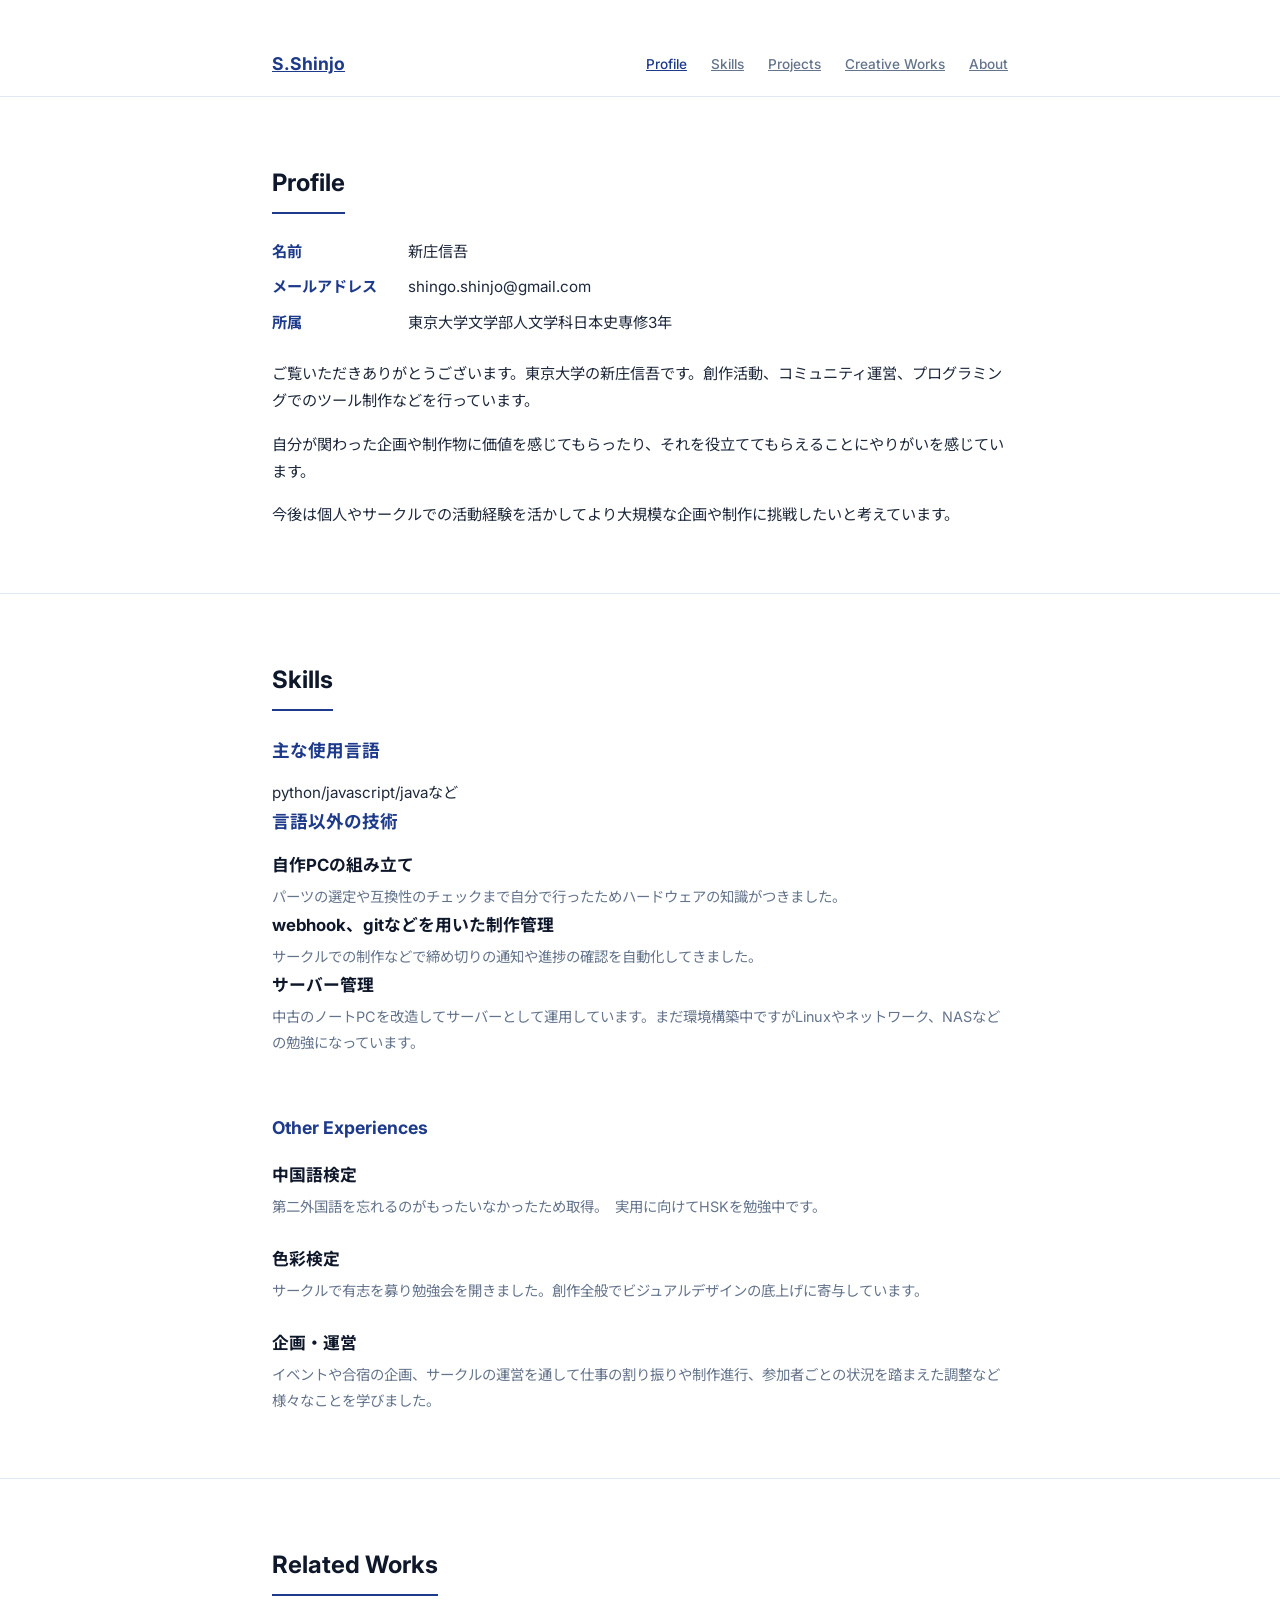
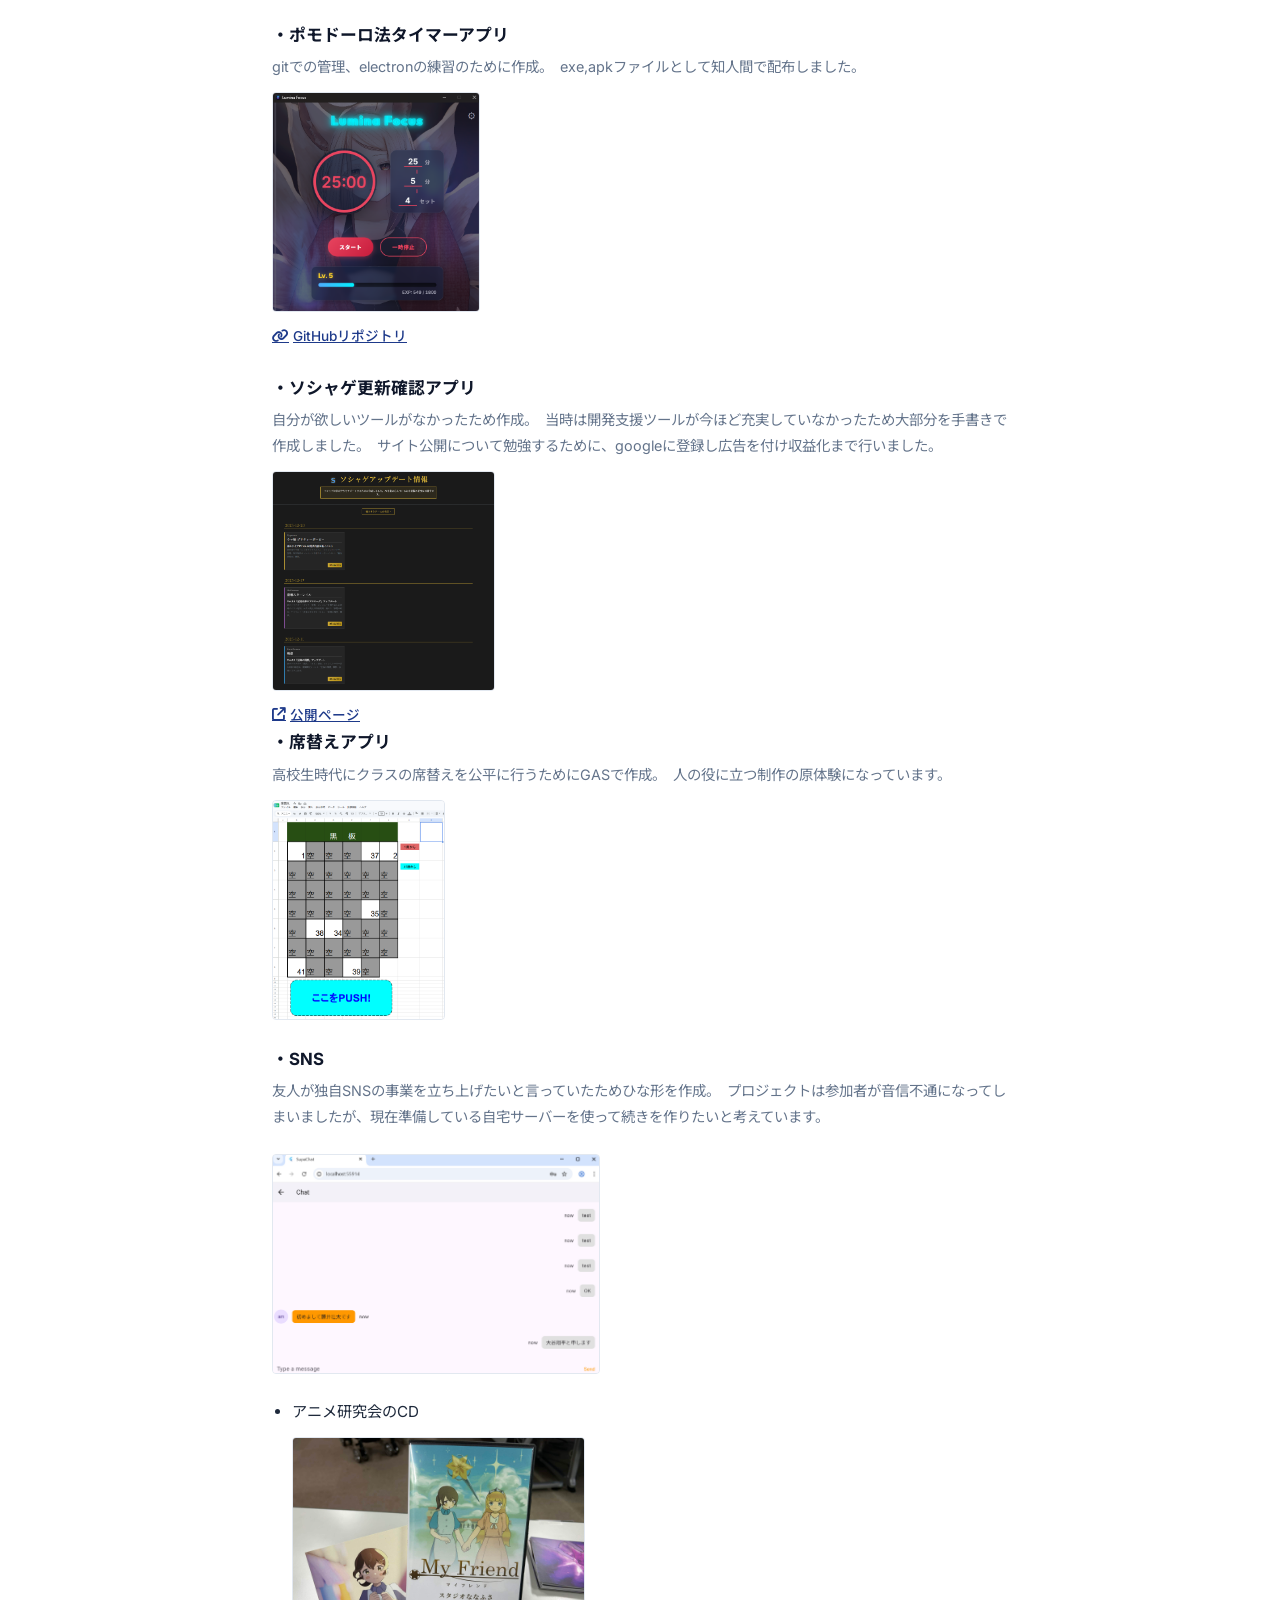
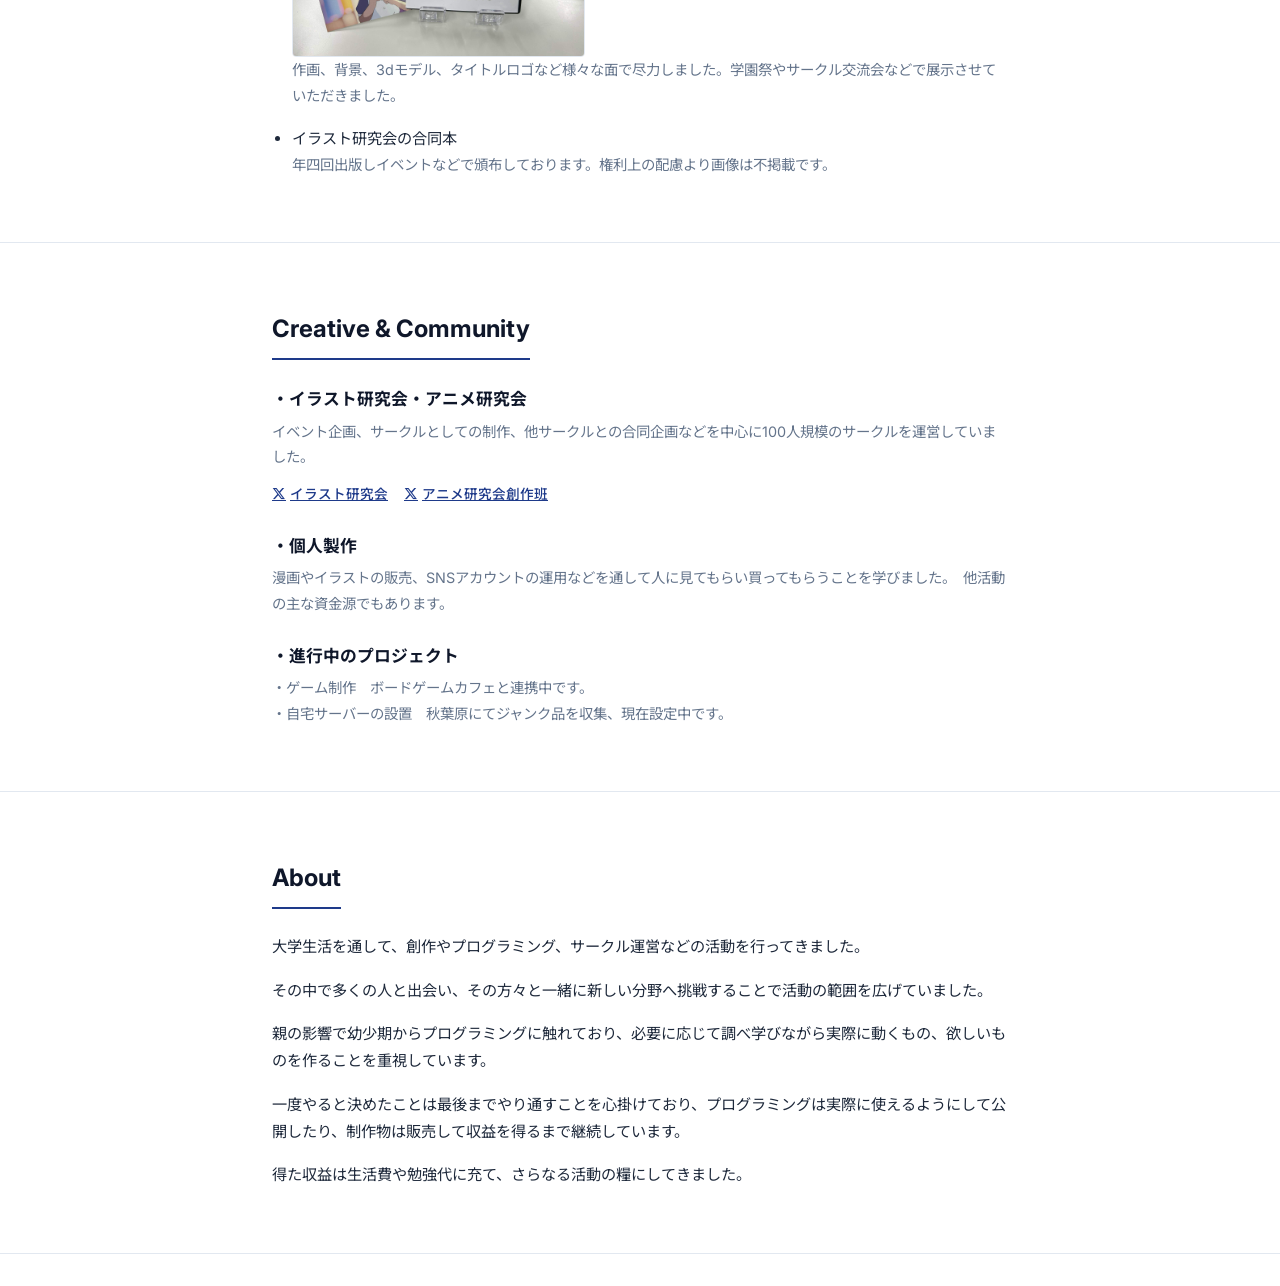
<file: index.html>
<!DOCTYPE html>
<html lang="ja">
<head>
  <meta charset="UTF-8">
  <meta name="viewport" content="width=device-width, initial-scale=1.0">
  <title>新庄 信吾 | ポートフォリオ</title>
  <link rel="stylesheet" href="assets/css/style.css">
  <link rel="stylesheet" href="https://cdnjs.cloudflare.com/ajax/libs/font-awesome/6.4.0/css/all.min.css">
</head>
<body>

  <header class="header">
    <div class="container nav-container">
      <a href="#home" class="logo">S.Shinjo</a>
      <nav class="nav-links">
        <a href="#home" class="nav-link">Profile</a>
        <a href="#skills" class="nav-link">Skills</a>
        <a href="#projects" class="nav-link">Projects</a>
        <a href="#creative" class="nav-link">Creative Works</a>
        <a href="#about" class="nav-link">About</a>
      </nav>
    </div>
  </header>

  <section id="home" class="section">
    <div class="container">
      <h1 class="section-title">Profile</h1>
      <div class="profile-list">
        <div class="profile-item">
          <div class="profile-label">名前</div>
          <div class="profile-value">新庄信吾</div>
        </div>
        <div class="profile-item">
          <div class="profile-label">メールアドレス</div>
          <div class="profile-value">shingo.shinjo@gmail.com</div>
        </div>
        <div class="profile-item">
          <div class="profile-label">所属</div>
          <div class="profile-value">東京大学文学部人文学科日本史専修3年</div>
        </div>
      </div>
      <p class="profile-desc">
        ご覧いただきありがとうございます。東京大学の新庄信吾です。創作活動、コミュニティ運営、プログラミングでのツール制作などを行っています。
      </p>
      <p class="profile-desc">
        自分が関わった企画や制作物に価値を感じてもらったり、それを役立ててもらえることにやりがいを感じています。
      </p>
      <p class="profile-desc">
        今後は個人やサークルでの活動経験を活かしてより大規模な企画や制作に挑戦したいと考えています。
      </p>
    </div>
  </section>

  <section id="skills" class="section">
    <div class="container">
      <h2 class="section-title">Skills</h2>
      <div class="skills-container">
        <div class="skills-subgroup">
          <h3>主な使用言語</h3>
          <p style="font-size: 0.95rem; margin-top: 0.5rem;">python/javascript/javaなど</p>
          <h3>言語以外の技術</h3>
          <div class="item-title">自作PCの組み立て</div>
          <div class="item-desc">パーツの選定や互換性のチェックまで自分で行ったためハードウェアの知識がつきました。</div>
          <div class="item-title">webhook、gitなどを用いた制作管理</div>
          <div class="item-desc">サークルでの制作などで締め切りの通知や進捗の確認を自動化してきました。</div>
          <div class="item-title">サーバー管理</div>
          <div class="item-desc">中古のノートPCを改造してサーバーとして運用しています。まだ環境構築中ですがLinuxやネットワーク、NASなどの勉強になっています。</div>
        </div>
        <div class="skills-subgroup" style="margin-top: 2rem;">
          <h3>Other Experiences</h3>
          <div class="list-container" style="margin-top: 1rem;">
            <div class="list-item">
              <div class="item-title">中国語検定</div>
              <div class="item-desc">第二外国語を忘れるのがもったいなかったため取得。　実用に向けてHSKを勉強中です。</div>
            </div>
            <div class="list-item">
              <div class="item-title">色彩検定</div>
              <div class="item-desc">サークルで有志を募り勉強会を開きました。創作全般でビジュアルデザインの底上げに寄与しています。</div>
            </div>
            <div class="list-item">
              <div class="item-title">企画・運営</div>
              <div class="item-desc">イベントや合宿の企画、サークルの運営を通して仕事の割り振りや制作進行、参加者ごとの状況を踏まえた調整など様々なことを学びました。
              </div>
            </div>
          </div>
        </div>
      </div>
    </div>
  </section>
  
  <section id="projects" class="section">
    <div class="container">
      <h2 class="section-title">Related Works</h2>
      <div class="list-container">
        <div class="list-item">
          <div class="item-title">・ポモドーロ法タイマーアプリ</div>
          <div class="item-desc">gitでの管理、electronの練習のために作成。　exe,apkファイルとして知人間で配布しました。</div>
          <img src="assets/images/timer.png" alt="タイマーの改善" class="project-img-simple">
          <div class="item-links">
            <a href="https://github.com/Xin-Xine/Timer" target="_blank" class="item-link"><i class="fa-solid fa-link"></i> GitHubリポジトリ</a>
          </div>
        </div>
        <div class="list-item">
          <div class="item-title">・ソシャゲ更新確認アプリ</div>
          <div class="item-desc">自分が欲しいツールがなかったため作成。　当時は開発支援ツールが今ほど充実していなかったため大部分を手書きで作成しました。　サイト公開について勉強するために、googleに登録し広告を付け収益化まで行いました。</div>
          <img src="assets/images/soshage.png" alt="ソシャゲ更新" class="project-img-simple">
          <div class="item-links">
            <a href="https://xin-xine.github.io/social-game-checker/" target="_blank" class="item-link"><i class="fa-solid fa-arrow-up-right-from-square"></i> 公開ページ</a>
          </div>
        <div class="list-item">
          <div class="item-title">・席替えアプリ</div>
          <div class="item-desc">高校生時代にクラスの席替えを公平に行うためにGASで作成。　人の役に立つ制作の原体験になっています。</div>
          <img src="assets/images/sekigae.png" alt="席替えアプリ" class="project-img-simple">
        </div>
        </div>
        <div class="list-item">
          <div class="item-title">・SNS</div>
          <div class="item-desc">友人が独自SNSの事業を立ち上げたいと言っていたためひな形を作成。　プロジェクトは参加者が音信不通になってしまいましたが、現在準備している自宅サーバーを使って続きを作りたいと考えています。</div>
          <div class="item-links">
            <img src="assets/images/SNS.png" alt="ソシャゲ" class="project-img-simple">
          </div>
        </div>
      </div>
      <div style="margin-top: 1.5rem;">
        <ul class="plain-list">
          <li>
            <div>アニメ研究会のCD</div>
            <img src="assets/images/anime_cd.jpg" alt="アニメ研究会のCD" class="project-img-simple">
            <div class="item-desc">作画、背景、3dモデル、タイトルロゴなど様々な面で尽力しました。学園祭やサークル交流会などで展示させていただきました。</div>
          </li>
          <li>
            <div>イラスト研究会の合同本</div>
            <div class="item-desc">年四回出版しイベントなどで頒布しております。権利上の配慮より画像は不掲載です。</div>
          </li>
        </ul>
      </div>
    </div>
  </section>

    <section id="creative" class="section">
    <div class="container">
      <h2 class="section-title">Creative & Community</h2>
      <div class="list-container">
        <div class="list-item">
          <div class="item-title">・イラスト研究会・アニメ研究会</div>
          <div class="item-desc">イベント企画、サークルとしての制作、他サークルとの合同企画などを中心に100人規模のサークルを運営していました。</div>
          <div class="item-links">
            <a href="https://x.com/ut_paintingclub" target="_blank" class="item-link"><i class="fa-brands fa-x-twitter"></i> イラスト研究会</a>
            <a href="https://x.com/Nanafusa_Studio" target="_blank" class="item-link"><i class="fa-brands fa-x-twitter"></i> アニメ研究会創作班</a>
          </div>
        </div>
        <div class="list-item">
          <div class="item-title">・個人製作</div>
          <div class="item-desc">漫画やイラストの販売、SNSアカウントの運用などを通して人に見てもらい買ってもらうことを学びました。　他活動の主な資金源でもあります。</div>
        </div>
        <div class="list-item">
          <div class="item-title">・進行中のプロジェクト</div>
          <div class="item-desc">・ゲーム制作　ボードゲームカフェと連携中です。</div>
          <div class="item-desc">・自宅サーバーの設置　秋葉原にてジャンク品を収集、現在設定中です。</div>
        </div>
      </div>
    </div>
  </section>

  <section id="about" class="section">
    <div class="container">
      <h2 class="section-title">About</h2>
      <div class="about-text">
        <p>大学生活を通して、創作やプログラミング、サークル運営などの活動を行ってきました。</p>
        <p>その中で多くの人と出会い、その方々と一緒に新しい分野へ挑戦することで活動の範囲を広げていました。</p>
        <p>親の影響で幼少期からプログラミングに触れており、必要に応じて調べ学びながら実際に動くもの、欲しいものを作ることを重視しています。</p>
        <p>一度やると決めたことは最後までやり通すことを心掛けており、プログラミングは実際に使えるようにして公開したり、制作物は販売して収益を得るまで継続しています。</p>
        <p>得た収益は生活費や勉強代に充て、さらなる活動の糧にしてきました。</p>
      </div>
    </div>
  </section>
  <script src="assets/js/main.js"></script>
</body>
</html>
</file>
<file: assets/css/style.css>
@import url('https://fonts.googleapis.com/css2?family=Inter:wght@400;500;700&family=Noto+Sans+JP:wght@400;500;700&display=swap');

:root {
  --bg-color: #ffffff;
  --border-color: #e2e8f0;
  --primary: #1e3a8a;
  --text-main: #1e293b;
  --text-muted: #64748b;
  --font-family: 'Inter', 'Noto Sans JP', -apple-system, BlinkMacSystemFont, "Segoe UI", Roboto, sans-serif;
}

*, *::before, *::after {
  box-sizing: border-box;
  margin: 0;
  padding: 0;
}

html {
  scroll-behavior: smooth;
  font-size: 16px;
}

body {
  font-family: var(--font-family);
  background-color: var(--bg-color);
  color: var(--text-main);
  line-height: 1.8;
  -webkit-font-smoothing: antialiased;
  padding: 2rem 0;
}

.container {
  max-width: 800px;
  margin: 0 auto;
  padding: 0 2rem;
}

.header {
  position: sticky;
  top: 0;
  background: rgba(255, 255, 255, 0.95);
  backdrop-filter: blur(4px);
  -webkit-backdrop-filter: blur(4px);
  border-bottom: 1px solid var(--border-color);
  padding: 1rem 0;
  z-index: 1000;
}

.nav-container {
  display: flex;
  justify-content: space-between;
  align-items: center;
}

.logo {
  font-weight: 700;
  font-size: 1.1rem;
  color: var(--primary);
}

.nav-links {
  display: flex;
  gap: 1.5rem;
}

.nav-link {
  font-size: 0.85rem;
  font-weight: 500;
  color: var(--text-muted);
}

.nav-link:hover, .nav-link.active {
  color: var(--primary);
}

.section {
  padding: 4rem 0;
  border-bottom: 1px solid var(--border-color);
  text-align: left;
}

.section-title {
  font-size: 1.5rem;
  font-weight: 700;
  color: #0f172a;
  margin-bottom: 1.5rem;
  padding-bottom: 0.5rem;
  border-bottom: 2px solid var(--primary);
  display: inline-block;
}

.profile-list {
  display: flex;
  flex-direction: column;
  gap: 0.5rem;
  margin-bottom: 1.5rem;
  font-size: 0.95rem;
}

.profile-item {
  display: flex;
  gap: 1rem;
}

.profile-label {
  font-weight: 700;
  min-width: 120px;
  color: var(--primary);
}

.profile-value {
  color: var(--text-main);
}

.profile-desc {
  font-size: 0.95rem;
  color: var(--text-main);
  margin-top: 1rem;
}

.about-text p {
  margin-bottom: 1rem;
  font-size: 0.95rem;
}

.about-text p:last-child {
  margin-bottom: 0;
}

.list-container {
  display: flex;
  flex-direction: column;
  gap: 1.5rem;
}

.list-item {
  padding-left: 0;
}

.item-title {
  font-size: 1.05rem;
  font-weight: 700;
  color: #0f172a;
  margin-bottom: 0.25rem;
}

.item-desc {
  font-size: 0.9rem;
  color: var(--text-muted);
}

.project-img-simple {
  max-width: 100%;
  max-height: 220px;
  object-fit: contain;
  margin-top: 0.75rem;
  border: 1px solid var(--border-color);
  border-radius: 4px;
  display: block;
}

.item-links {
  margin-top: 0.75rem;
  display: flex;
  gap: 1rem;
  flex-wrap: wrap;
}

.item-link {
  font-size: 0.85rem;
  color: var(--primary);
  text-decoration: underline;
  font-weight: 500;
  display: inline-flex;
  align-items: center;
  gap: 0.25rem;
}

.item-link:hover {
  color: var(--text-main);
}

.plain-list {
  list-style-type: disc;
  padding-left: 1.25rem;
  display: flex;
  flex-direction: column;
  gap: 1rem;
  font-size: 0.95rem;
}

.skills-container {
  display: flex;
  flex-direction: column;
  gap: 1.5rem;
}

.skills-subgroup h3 {
  font-size: 1.1rem;
  font-weight: 700;
  color: var(--primary);
  margin-bottom: 0.75rem;
}

.footer {
  padding: 2rem 0;
  text-align: center;
  font-size: 0.8rem;
  color: var(--text-muted);
}

@media (max-width: 768px) {
  body {
    padding: 1rem 0;
  }
  .header {
    position: static;
  }
  .nav-container {
    flex-direction: column;
    gap: 1rem;
    align-items: flex-start;
  }
  .nav-links {
    flex-wrap: wrap;
    gap: 1rem;
  }
  .section {
    padding: 3rem 0;
  }
  .profile-item {
    flex-direction: column;
    gap: 0.1rem;
  }
  .profile-label {
    min-width: auto;
  }
}
</file>
